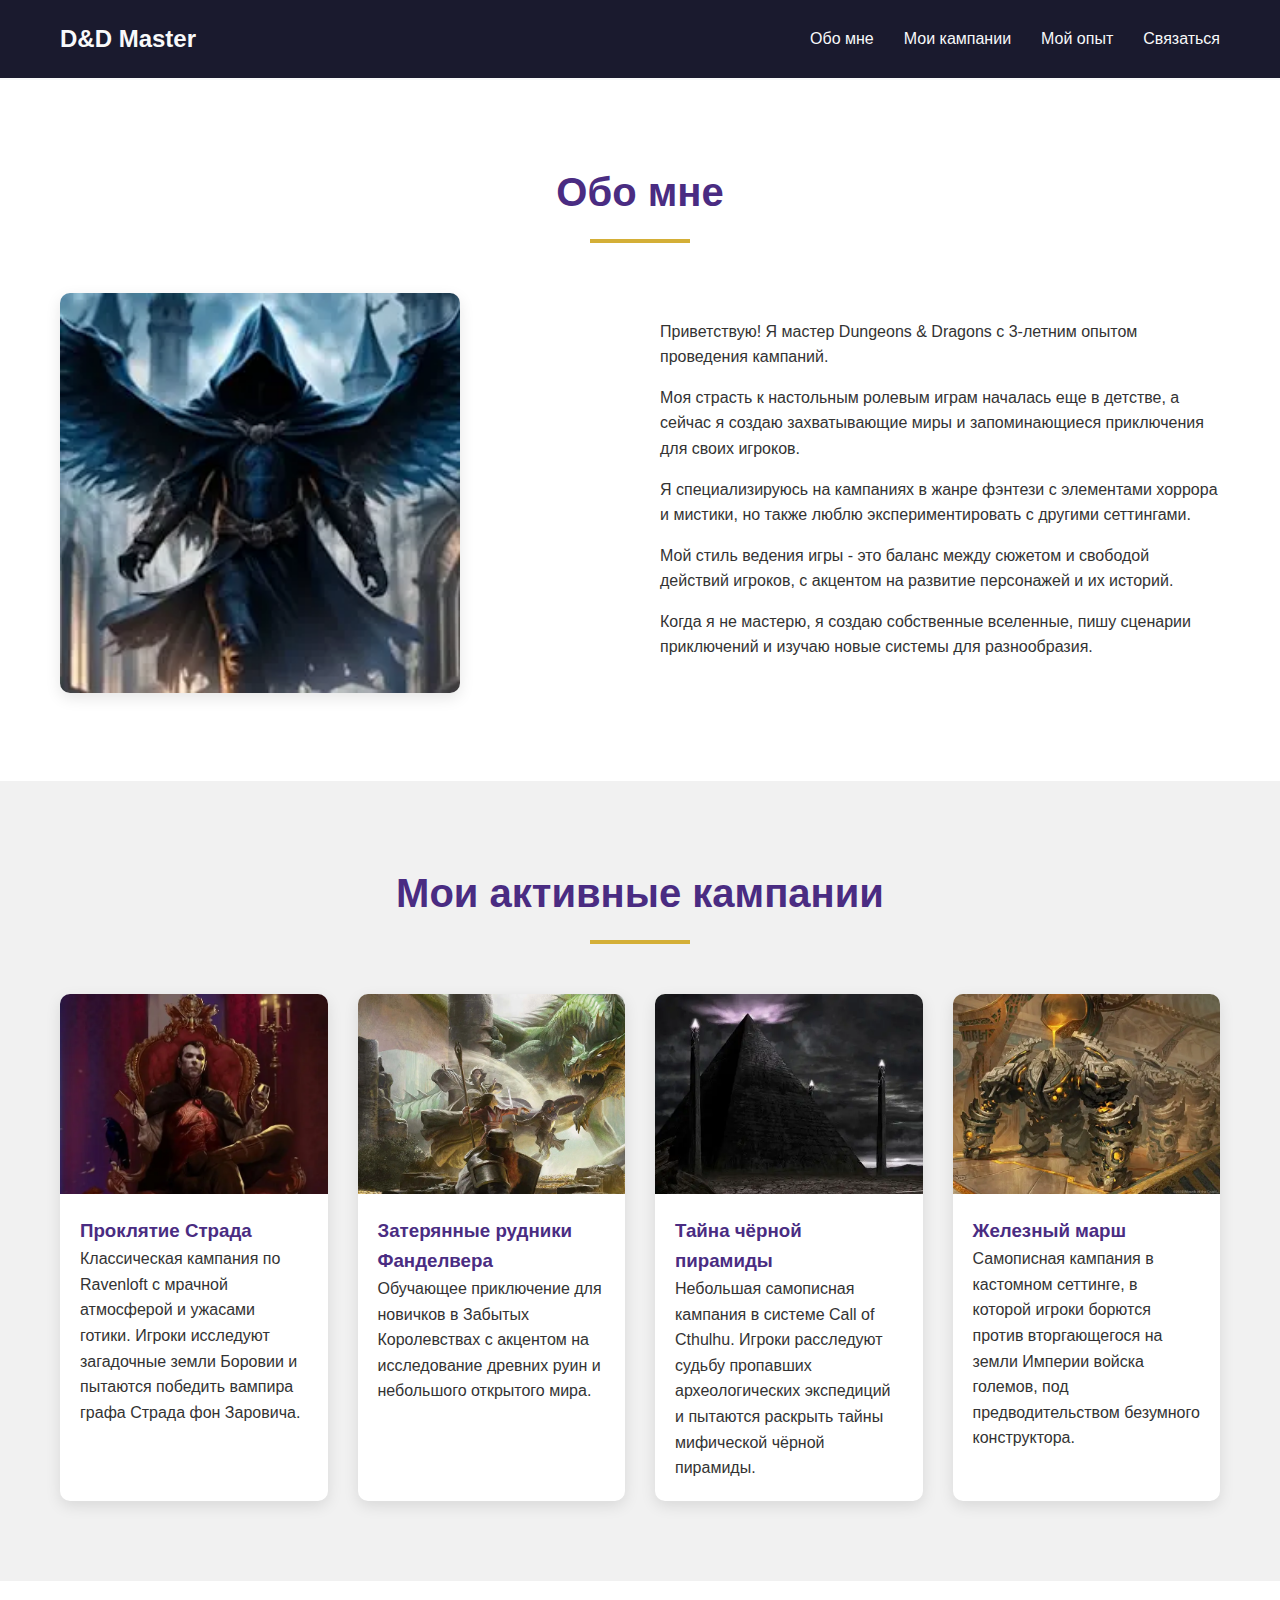
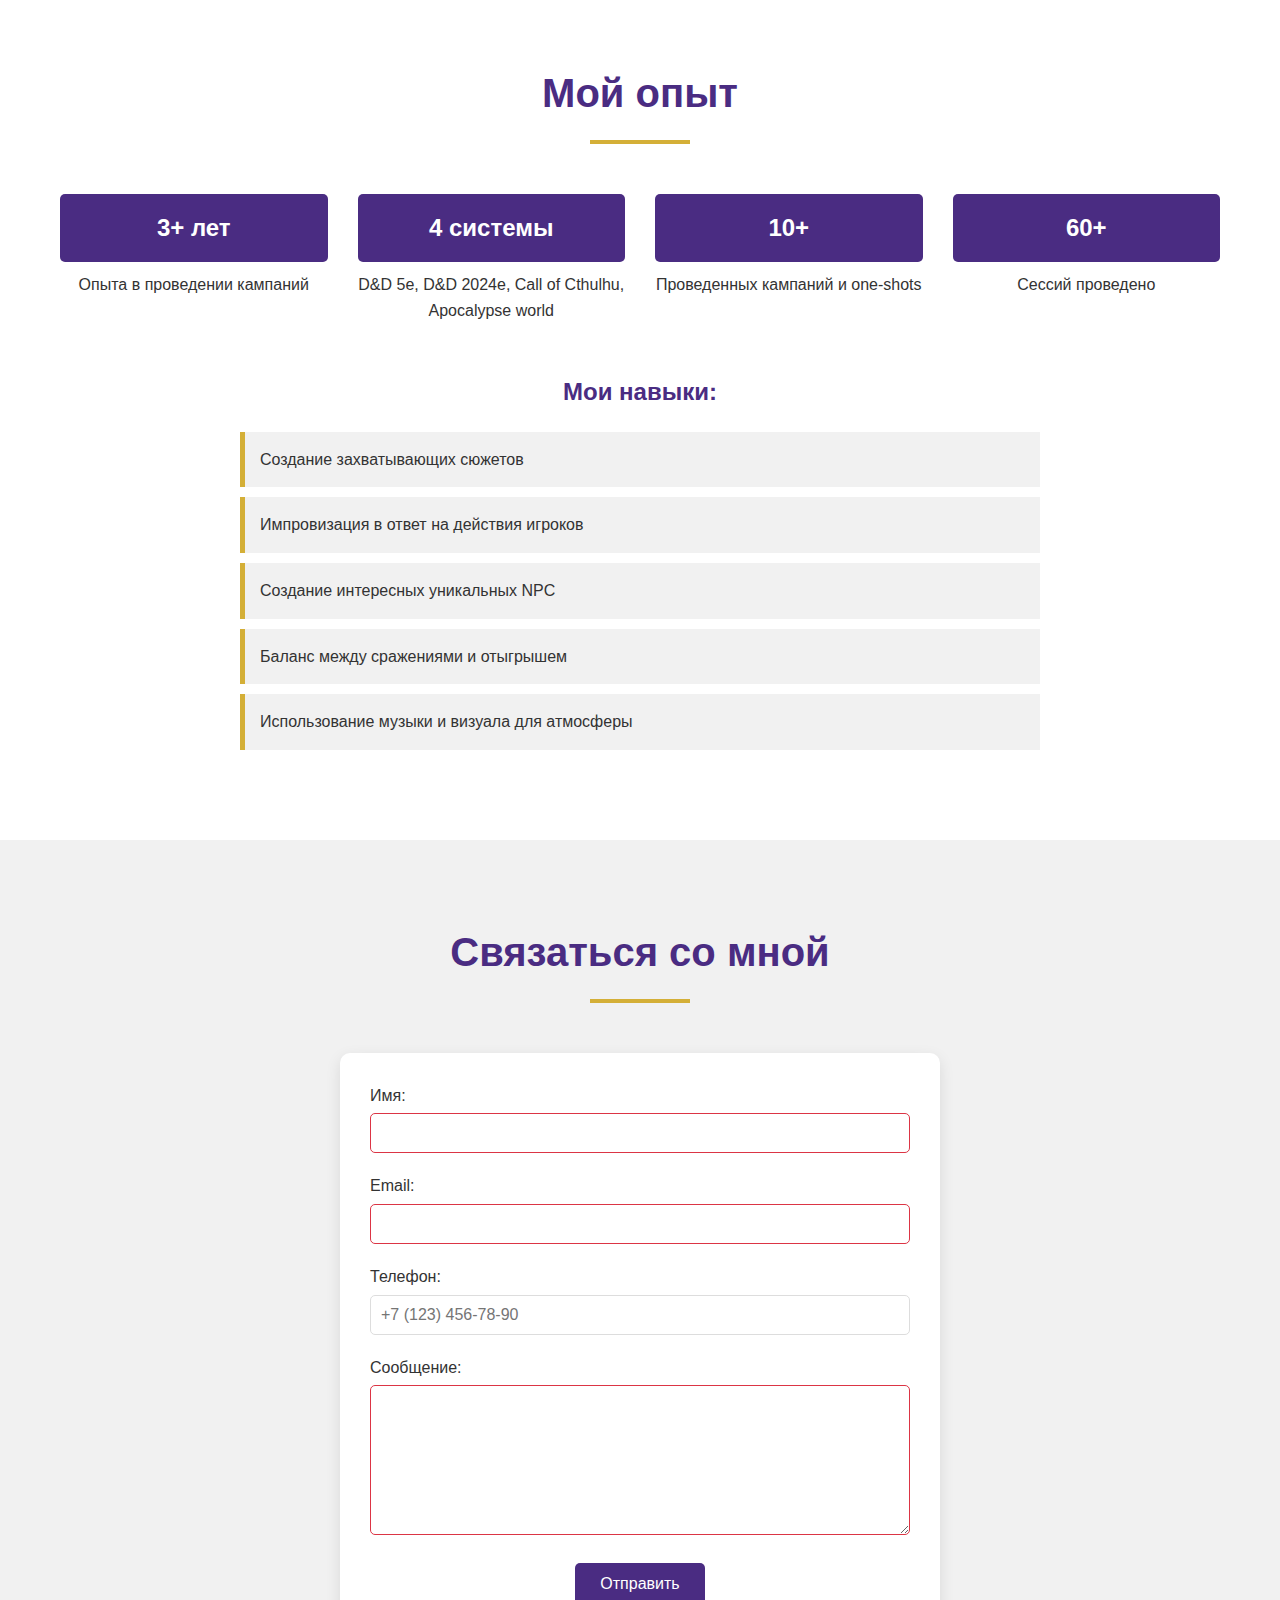
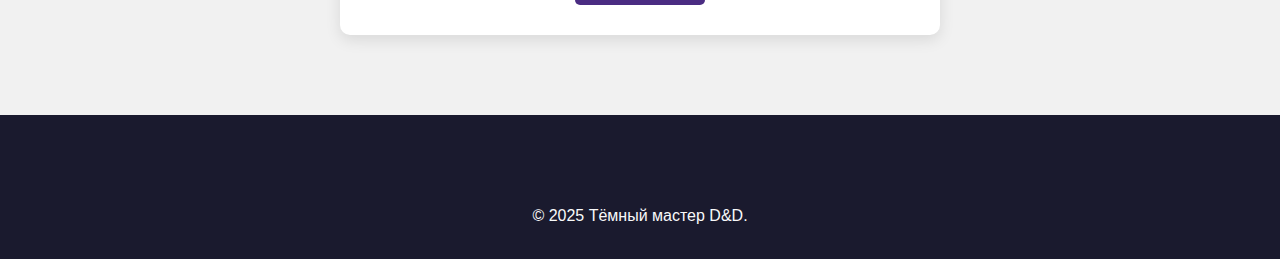
<file: index.html>
<!DOCTYPE html>
<html lang="ru">
<head>
    <meta charset="UTF-8">
    <meta name="viewport" content="width=device-width, initial-scale=1.0">
    <title>Портфолио тёмного мастера D&D</title>
    <link rel="stylesheet" href="assets/css/style.css">
</head>
<body>
    <header class="header">
        <div class="container">
            <nav class="nav">
                <a href="#top" class="logo">D&D Master</a>
                <input type="checkbox" id="mobile-menu-toggle" class="mobile-menu-toggle">
                <label for="mobile-menu-toggle" class="mobile-menu-btn">☰</label>
                <ul class="nav-list">
                    <li><a href="#about">Обо мне</a></li>
                    <li><a href="#campaigns">Мои кампании</a></li>
                    <li><a href="#experience">Мой опыт</a></li>
                    <li><a href="#contact">Связаться</a></li>
                </ul>
            </nav>
        </div>
    </header>

    <main id="top">
        <section id="about" class="section about-section">
            <div class="container">
                <h1 class="section-title">Обо мне</h1>
                <div class="about-content">
                    <div class="about-image">
                        <img src="assets/img/photo.webp" class="profile-img">
                    </div>
                    <div class="about-text">
                        <p>Приветствую! Я мастер Dungeons & Dragons с 3-летним опытом проведения кампаний.</p>
                        <p>Моя страсть к настольным ролевым играм началась еще в детстве, а сейчас я создаю захватывающие миры и запоминающиеся приключения для своих игроков.</p>
                        <p>Я специализируюсь на кампаниях в жанре фэнтези с элементами хоррора и мистики, но также люблю экспериментировать с другими сеттингами.</p>
                        <p>Мой стиль ведения игры - это баланс между сюжетом и свободой действий игроков, с акцентом на развитие персонажей и их историй.</p>
                        <p>Когда я не мастерю, я создаю собственные вселенные, пишу сценарии приключений и изучаю новые системы для разнообразия.</p>
                    </div>
                </div>
            </div>
        </section>

        <section id="campaigns" class="section campaigns-section">
            <div class="container">
                <h2 class="section-title">Мои активные кампании</h2>
                <div class="campaigns-grid">
                    <div class="campaign-card">
                        <img src="assets/img/curse_of_strad.webp" class="campaign-img">
                        <h3>Проклятие Страда</h3>
                        <p>Классическая кампания по Ravenloft с мрачной атмосферой и ужасами готики. Игроки исследуют загадочные земли Боровии и пытаются победить вампира графа Страда фон Заровича.</p>
                    </div>
                    <div class="campaign-card">
                        <img src="assets/img/mines_of_phandelver.webp" class="campaign-img">
                        <h3>Затерянные рудники Фанделвера</h3>
                        <p>Обучающее приключение для новичков в Забытых Королевствах с акцентом на исследование древних руин и 
                        небольшого открытого мира.</p>
                    </div>
                    <div class="campaign-card">
                        <img src="assets/img/black_piramid.webp" class="campaign-img">
                        <h3>Тайна чёрной пирамиды</h3>
                        <p>Небольшая самописная кампания в системе Call of Cthulhu. Игроки расследуют судьбу пропавших археологических
                        экспедиций и пытаются раскрыть тайны мифической чёрной пирамиды.</p>
                    </div>
                    <div class="campaign-card">
                        <img src="assets/img/iron_march.webp" class="campaign-img">
                        <h3>Железный марш</h3>
                        <p>Самописная кампания в кастомном сеттинге, в которой игроки борются против вторгающегося на земли Империи
                        войска големов, под предводительством безумного конструктора.</p>
                    </div>
                </div>
            </div>
        </section>

        <section id="experience" class="section experience-section">
            <div class="container">
                <h2 class="section-title">Мой опыт</h2>
                <div class="experience-content">
                    <div class="experience-item">
                        <div class="experience-bar">3+ лет</div>
                        <p>Опыта в проведении кампаний</p>
                    </div>
                    <div class="experience-item">
                        <div class="experience-bar">4 системы</div>
                        <p>D&D 5e, D&D 2024e, Call of Cthulhu, Apocalypse world</p>
                    </div>
                    <div class="experience-item">
                        <div class="experience-bar">10+</div>
                        <p>Проведенных кампаний и one-shots</p>
                    </div>
                    <div class="experience-item">
                        <div class="experience-bar">60+</div>
                        <p>Сессий проведено</p>
                    </div>
                </div>
                <div class="skills">
                    <h3>Мои навыки:</h3>
                    <ul class="skills-list">
                        <li>Создание захватывающих сюжетов</li>
                        <li>Импровизация в ответ на действия игроков</li>
                        <li>Создание интересных уникальных NPC</li>
                        <li>Баланс между сражениями и отыгрышем</li>
                        <li>Использование музыки и визуала для атмосферы</li>
                    </ul>
                </div>
            </div>
        </section>

        <section id="contact" class="section contact-section">
            <div class="container">
                <h2 class="section-title">Связаться со мной</h2>
                <form class="contact-form" id="contactForm" action="#" method="post">
                    <div class="form-group">
                        <label for="name">Имя:</label>
                        <input type="text" id="name" name="name" required minlength="2" title="Имя должно содержать минимум 2 символа">
                    </div>
                    <div class="form-group">
                        <label for="email">Email:</label>
                        <input type="email" id="email" name="email" required title="Пожалуйста, введите корректный email">
                    </div>
                    <div class="form-group">
                        <label for="phone">Телефон:</label>
                        <input type="tel" id="phone" name="phone" pattern="[\+]\d{1}\s[\(]\d{3}[\)]\s\d{3}[\-]\d{2}[\-]\d{2}" placeholder="+7 (123) 456-78-90" title="Формат: +7 (123) 456-78-90">
                    </div>
                    <div class="form-group">
                        <label for="message">Сообщение:</label>
                        <textarea id="message" name="message" required minlength="10" title="Сообщение должно содержать минимум 10 символов"></textarea>
                    </div>
                    <button type="submit" class="submit-btn">Отправить</button>
                </form>
            </div>
        </section>
    </main>

    <footer class="footer">
        <div class="container">
            <div class="social-links">
                <a href="https://vk.com/id592525299" aria-label="VK"><i class="fab fa-vk"></i></a>
                <a href="https://t.me/+nEmX8hc0dotjNTZi" aria-label="Telegram"><i class="fab fa-telegram"></i></a>
                <a href="https://discord.gg/YcTpfvRR" aria-label="Discord"><i class="fab fa-discord"></i></a>
            </div>
            <p>&copy; 2025 Тёмный мастер D&D.</p>
        </div>
    </footer>
</body>
</html>
</file>
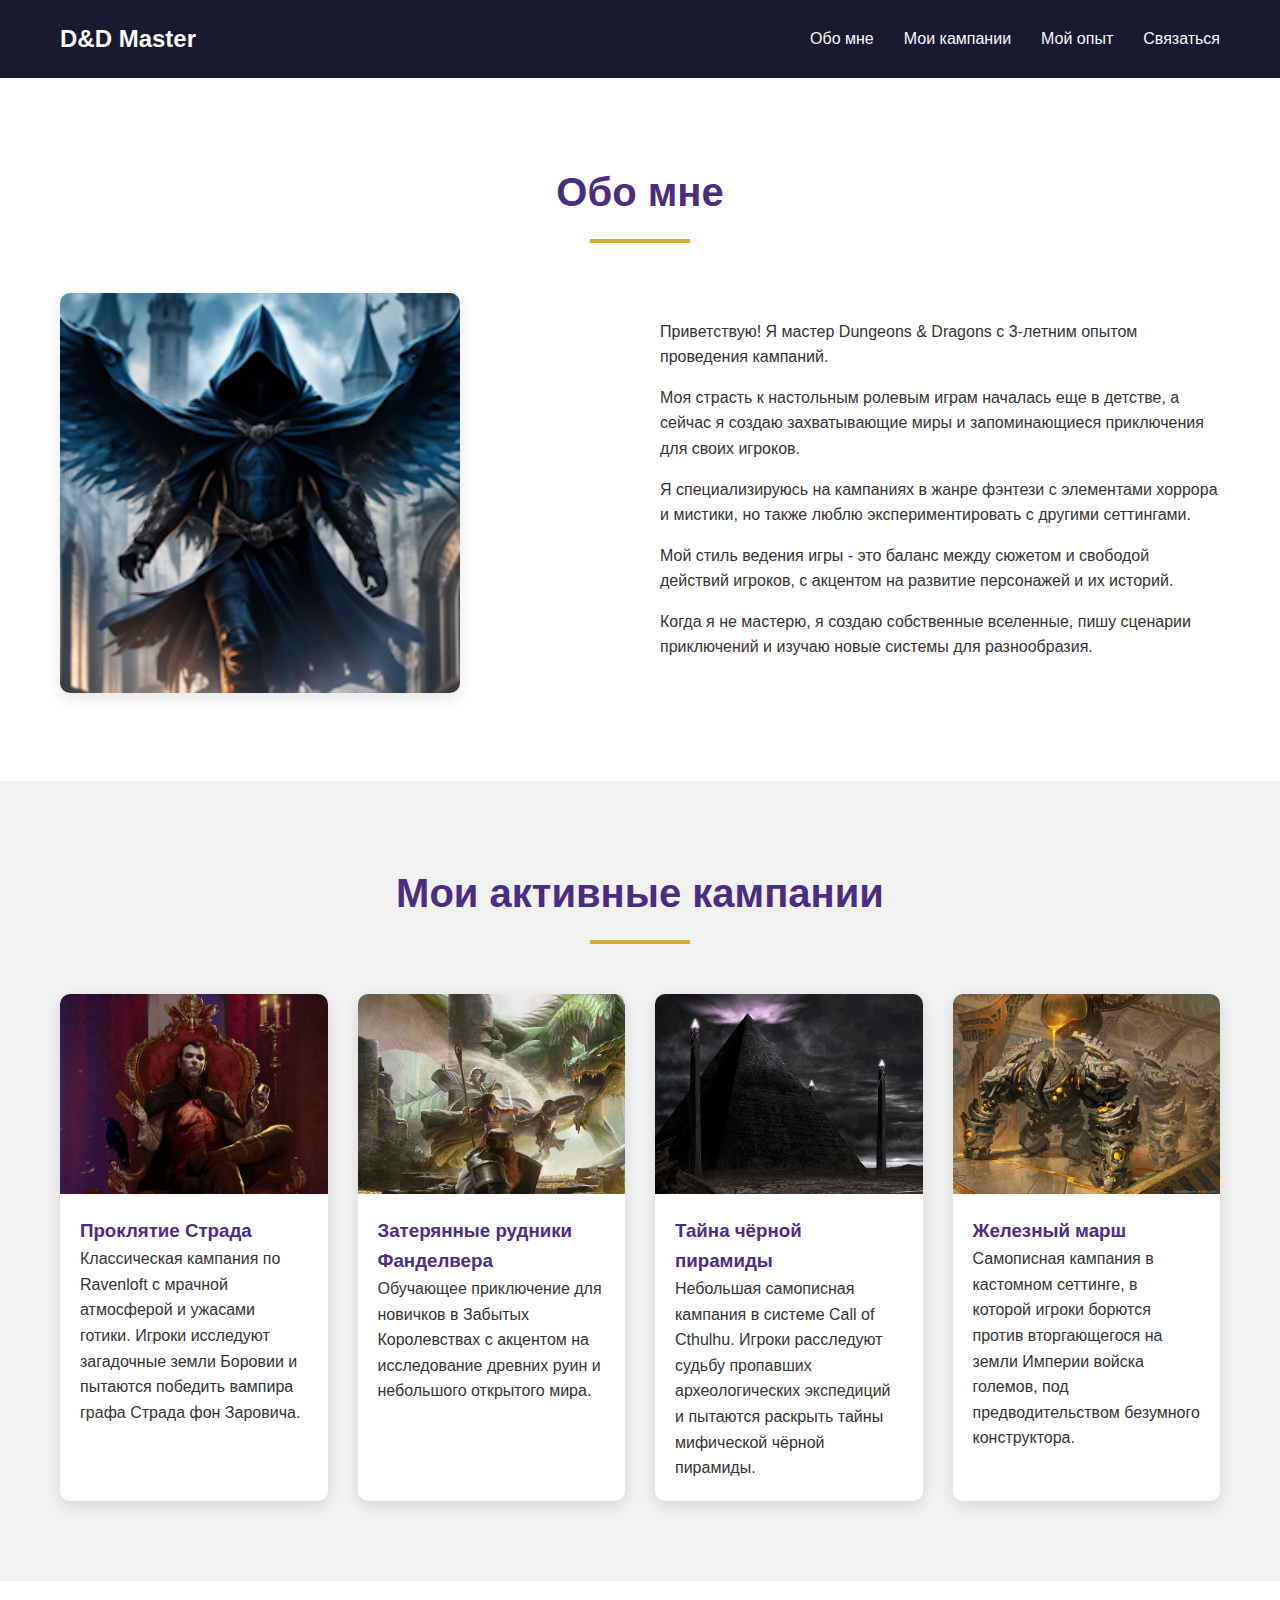
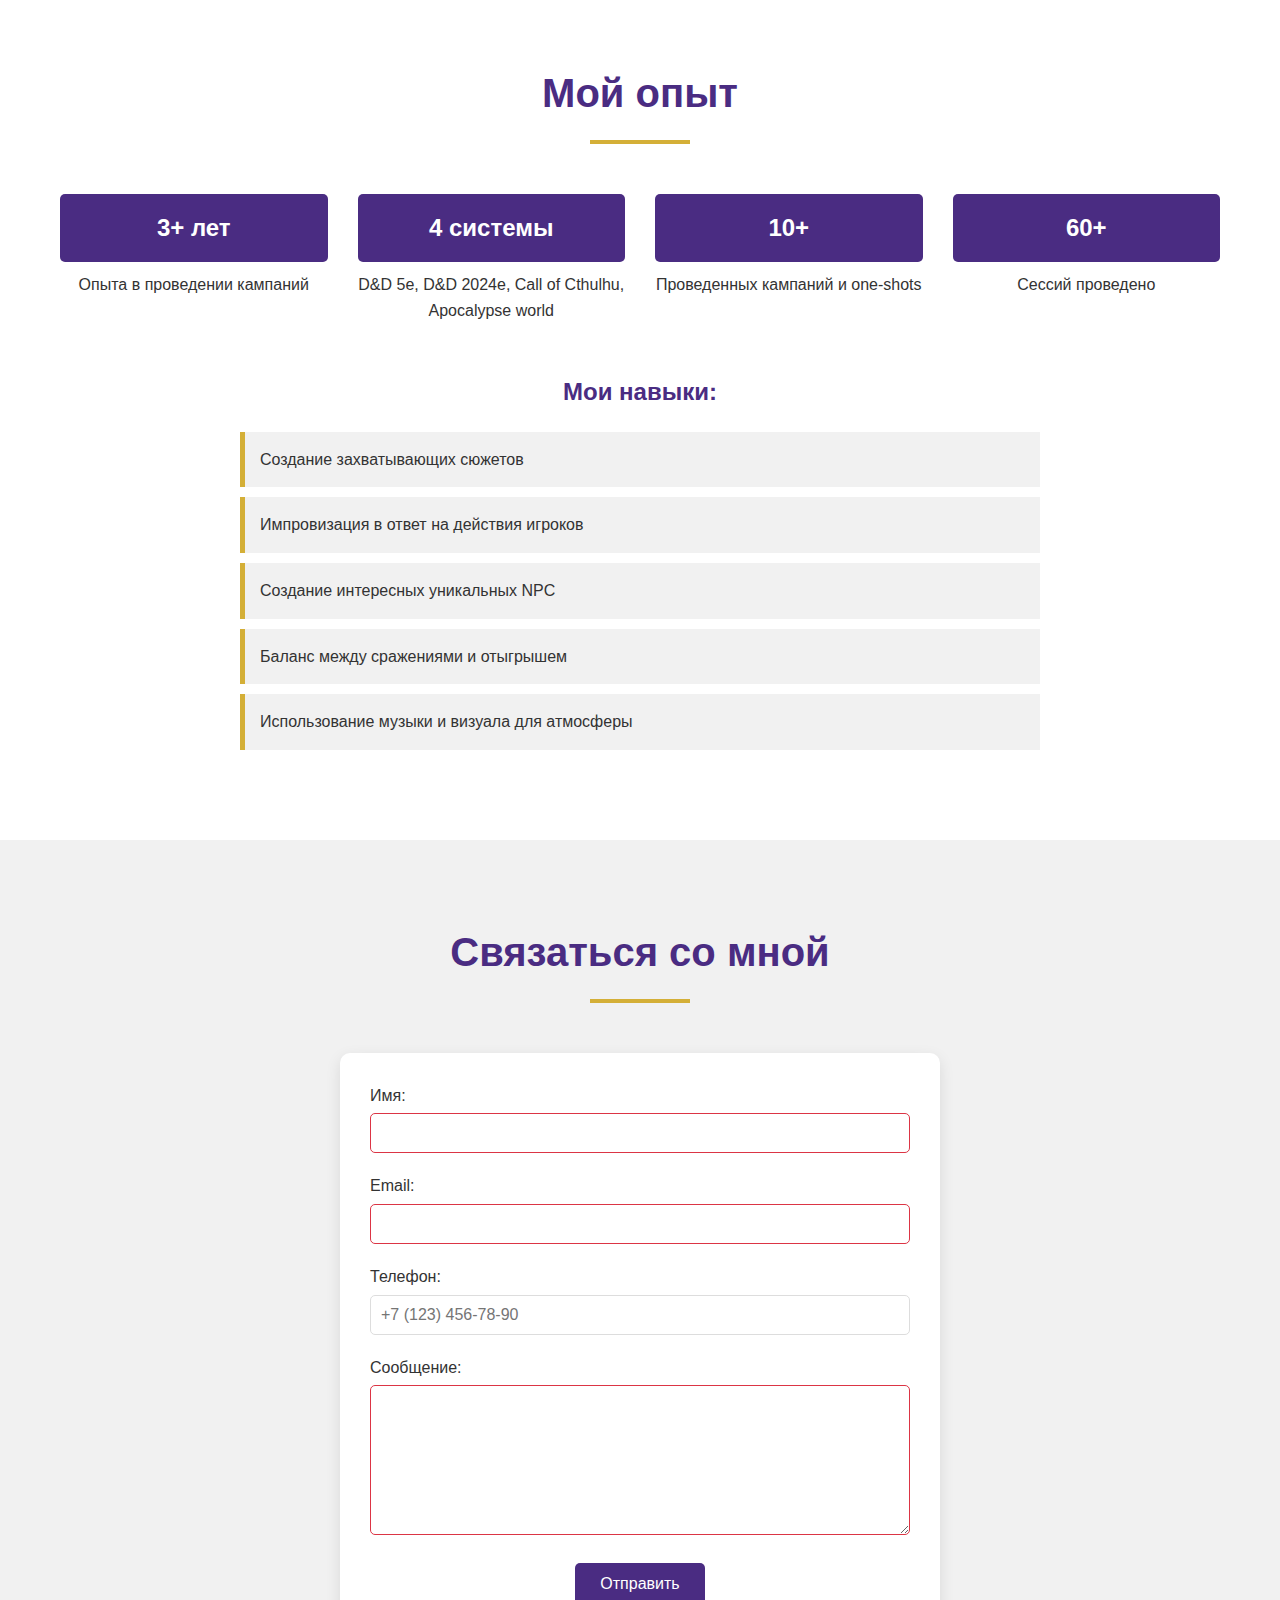
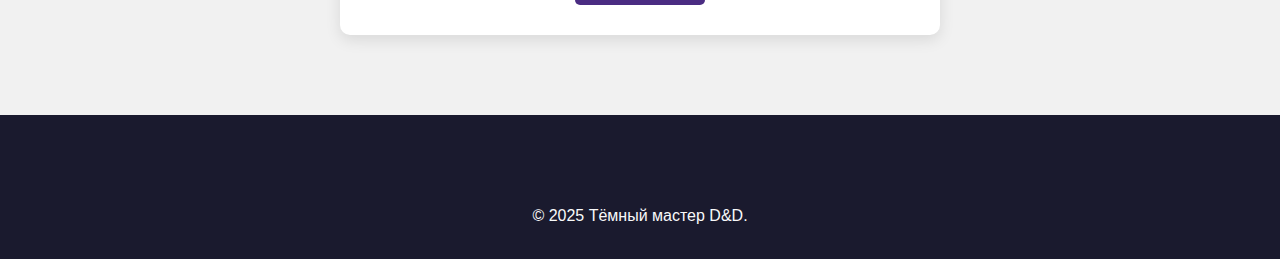
<file: main_page.html>
<!DOCTYPE html>
<html lang="ru">
<head>
    <meta charset="UTF-8">
    <meta name="viewport" content="width=device-width, initial-scale=1.0">
    <title>Портфолио тёмного мастера D&D</title>
    <link rel="stylesheet" href="assets/css/style.css">
</head>
<body>
    <header class="header">
        <div class="container">
            <nav class="nav">
                <a href="#top" class="logo">D&D Master</a>
                <input type="checkbox" id="mobile-menu-toggle" class="mobile-menu-toggle">
                <label for="mobile-menu-toggle" class="mobile-menu-btn">☰</label>
                <ul class="nav-list">
                    <li><a href="#about">Обо мне</a></li>
                    <li><a href="#campaigns">Мои кампании</a></li>
                    <li><a href="#experience">Мой опыт</a></li>
                    <li><a href="#contact">Связаться</a></li>
                </ul>
            </nav>
        </div>
    </header>

    <main id="top">
        <section id="about" class="section about-section">
            <div class="container">
                <h1 class="section-title">Обо мне</h1>
                <div class="about-content">
                    <div class="about-image">
                        <img src="assets/img/photo.png" class="profile-img">
                    </div>
                    <div class="about-text">
                        <p>Приветствую! Я мастер Dungeons & Dragons с 3-летним опытом проведения кампаний.</p>
                        <p>Моя страсть к настольным ролевым играм началась еще в детстве, а сейчас я создаю захватывающие миры и запоминающиеся приключения для своих игроков.</p>
                        <p>Я специализируюсь на кампаниях в жанре фэнтези с элементами хоррора и мистики, но также люблю экспериментировать с другими сеттингами.</p>
                        <p>Мой стиль ведения игры - это баланс между сюжетом и свободой действий игроков, с акцентом на развитие персонажей и их историй.</p>
                        <p>Когда я не мастерю, я создаю собственные вселенные, пишу сценарии приключений и изучаю новые системы для разнообразия.</p>
                    </div>
                </div>
            </div>
        </section>

        <section id="campaigns" class="section campaigns-section">
            <div class="container">
                <h2 class="section-title">Мои активные кампании</h2>
                <div class="campaigns-grid">
                    <div class="campaign-card">
                        <img src="assets/img/curse_of_strad.png" class="campaign-img">
                        <h3>Проклятие Страда</h3>
                        <p>Классическая кампания по Ravenloft с мрачной атмосферой и ужасами готики. Игроки исследуют загадочные земли Боровии и пытаются победить вампира графа Страда фон Заровича.</p>
                    </div>
                    <div class="campaign-card">
                        <img src="assets/img/mines_of_phandelver.png" class="campaign-img">
                        <h3>Затерянные рудники Фанделвера</h3>
                        <p>Обучающее приключение для новичков в Забытых Королевствах с акцентом на исследование древних руин и 
                        небольшого открытого мира.</p>
                    </div>
                    <div class="campaign-card">
                        <img src="assets/img/black_piramid.png" class="campaign-img">
                        <h3>Тайна чёрной пирамиды</h3>
                        <p>Небольшая самописная кампания в системе Call of Cthulhu. Игроки расследуют судьбу пропавших археологических
                        экспедиций и пытаются раскрыть тайны мифической чёрной пирамиды.</p>
                    </div>
                    <div class="campaign-card">
                        <img src="assets/img/iron_march.jpg" class="campaign-img">
                        <h3>Железный марш</h3>
                        <p>Самописная кампания в кастомном сеттинге, в которой игроки борются против вторгающегося на земли Империи
                        войска големов, под предводительством безумного конструктора.</p>
                    </div>
                </div>
            </div>
        </section>

        <section id="experience" class="section experience-section">
            <div class="container">
                <h2 class="section-title">Мой опыт</h2>
                <div class="experience-content">
                    <div class="experience-item">
                        <div class="experience-bar">3+ лет</div>
                        <p>Опыта в проведении кампаний</p>
                    </div>
                    <div class="experience-item">
                        <div class="experience-bar">4 системы</div>
                        <p>D&D 5e, D&D 2024e, Call of Cthulhu, Apocalypse world</p>
                    </div>
                    <div class="experience-item">
                        <div class="experience-bar">10+</div>
                        <p>Проведенных кампаний и one-shots</p>
                    </div>
                    <div class="experience-item">
                        <div class="experience-bar">60+</div>
                        <p>Сессий проведено</p>
                    </div>
                </div>
                <div class="skills">
                    <h3>Мои навыки:</h3>
                    <ul class="skills-list">
                        <li>Создание захватывающих сюжетов</li>
                        <li>Импровизация в ответ на действия игроков</li>
                        <li>Создание интересных уникальных NPC</li>
                        <li>Баланс между сражениями и отыгрышем</li>
                        <li>Использование музыки и визуала для атмосферы</li>
                    </ul>
                </div>
            </div>
        </section>

        <section id="contact" class="section contact-section">
            <div class="container">
                <h2 class="section-title">Связаться со мной</h2>
                <form class="contact-form" id="contactForm" action="#" method="post">
                    <div class="form-group">
                        <label for="name">Имя:</label>
                        <input type="text" id="name" name="name" required minlength="2" title="Имя должно содержать минимум 2 символа">
                    </div>
                    <div class="form-group">
                        <label for="email">Email:</label>
                        <input type="email" id="email" name="email" required title="Пожалуйста, введите корректный email">
                    </div>
                    <div class="form-group">
                        <label for="phone">Телефон:</label>
                        <input type="tel" id="phone" name="phone" pattern="[\+]\d{1}\s[\(]\d{3}[\)]\s\d{3}[\-]\d{2}[\-]\d{2}" placeholder="+7 (123) 456-78-90" title="Формат: +7 (123) 456-78-90">
                    </div>
                    <div class="form-group">
                        <label for="message">Сообщение:</label>
                        <textarea id="message" name="message" required minlength="10" title="Сообщение должно содержать минимум 10 символов"></textarea>
                    </div>
                    <button type="submit" class="submit-btn">Отправить</button>
                </form>
            </div>
        </section>
    </main>

    <footer class="footer">
        <div class="container">
            <div class="social-links">
                <a href="https://vk.com/id592525299" aria-label="VK"><i class="fab fa-vk"></i></a>
                <a href="https://t.me/+nEmX8hc0dotjNTZi" aria-label="Telegram"><i class="fab fa-telegram"></i></a>
                <a href="https://discord.gg/YcTpfvRR" aria-label="Discord"><i class="fab fa-discord"></i></a>
            </div>
            <p>&copy; 2025 Тёмный мастер D&D.</p>
        </div>
    </footer>
</body>
</html>
</file>
<file: assets/css/style.css>
/* Общие стили */
:root {
    --primary-color: #4a2c82;
    --secondary-color: #d4af37;
    --dark-color: #1a1a2e;
    --light-color: #f8f9fa;
    --text-color: #333;
    --text-light: #f8f9fa;
    --error-color: #dc3545;
}

* {
    margin: 0;
    padding: 0;
    box-sizing: border-box;
}

html {
    scroll-behavior: smooth;
}

body {
    font-family: 'Segoe UI', sans-serif;
    line-height: 1.6;
    color: var(--text-color);
    background-color: var(--light-color);
}

.container {
    width: 100%;
    max-width: 1200px;
    margin: 0 auto;
    padding: 0 20px;
}

.section {
    padding: 80px 0;
}

.section-title {
    text-align: center;
    margin-bottom: 50px;
    font-size: 2.5rem;
    color: var(--primary-color);
    position: relative;
}

.section-title::after {
    content: '';
    display: block;
    width: 100px;
    height: 4px;
    background: var(--secondary-color);
    margin: 15px auto;
}

.header {
    background-color: var(--dark-color);
    color: var(--text-light);
    position: fixed;
    width: 100%;
    top: 0;
    z-index: 1000;
}

.nav {
    display: flex;
    justify-content: space-between;
    align-items: center;
    padding: 20px 0;
    position: relative;
}

.logo {
    font-size: 1.5rem;
    font-weight: bold;
    color: var(--text-light);
    text-decoration: none;
}

.nav-list {
    display: flex;
    list-style: none;
}

.nav-list li {
    margin-left: 30px;
}

.nav-list a {
    color: var(--text-light);
    text-decoration: none;
    font-weight: 500;
    transition: color 0.3s;
}

.nav-list a:hover {
    color: var(--secondary-color);
}

.mobile-menu-btn {
    display: none;
    background: none;
    border: none;
    color: var(--text-light);
    font-size: 1.5rem;
    cursor: pointer;
}

.mobile-menu-toggle {
    display: none;
}

.about-section {
    background-color: #fff;
    margin-top: 80px;
}

.about-content {
    display: flex;
    align-items: center;
    gap: 40px;
}

.about-image {
    flex: 1;
}

.profile-img {
    width: 100%;
    max-width: 400px;
    border-radius: 10px;
    box-shadow: 0 5px 15px rgba(0, 0, 0, 0.1);
}

.about-text {
    flex: 1;
}

.about-text p {
    margin-bottom: 15px;
}

.campaigns-section {
    background-color: #f1f1f1;
}

.campaigns-grid {
    display: grid;
    grid-template-columns: repeat(auto-fit, minmax(250px, 1fr));
    gap: 30px;
}

.campaign-card {
    background: #fff;
    border-radius: 10px;
    overflow: hidden;
    box-shadow: 0 5px 15px rgba(0, 0, 0, 0.1);
    transition: transform 0.3s;
}

.campaign-card:hover {
    transform: translateY(-10px);
}

.campaign-img {
    width: 100%;
    height: 200px;
    object-fit: cover;
}

.campaign-card h3 {
    padding: 15px 20px 0;
    color: var(--primary-color);
}

.campaign-card p {
    padding: 0 20px 20px;
}

.experience-section {
    background-color: #fff;
}

.experience-content {
    display: grid;
    grid-template-columns: repeat(auto-fit, minmax(200px, 1fr));
    gap: 30px;
    margin-bottom: 50px;
}

.experience-item {
    text-align: center;
}

.experience-bar {
    background-color: var(--primary-color);
    color: white;
    padding: 15px;
    font-size: 1.5rem;
    font-weight: bold;
    border-radius: 5px;
    margin-bottom: 10px;
}

.skills {
    max-width: 800px;
    margin: 0 auto;
}

.skills h3 {
    text-align: center;
    margin-bottom: 20px;
    font-size: 1.5rem;
    color: var(--primary-color);
}

.skills-list {
    list-style-type: none;
}

.skills-list li {
    background-color: #f1f1f1;
    margin-bottom: 10px;
    padding: 15px;
    border-left: 5px solid var(--secondary-color);
}

.contact-section {
    background-color: #f1f1f1;
}

.contact-form {
    max-width: 600px;
    margin: 0 auto;
    background: #fff;
    padding: 30px;
    border-radius: 10px;
    box-shadow: 0 5px 15px rgba(0, 0, 0, 0.1);
}

.form-group {
    margin-bottom: 20px;
}

.form-group label {
    display: block;
    margin-bottom: 5px;
    font-weight: 500;
}

.form-group input,
.form-group textarea {
    width: 100%;
    padding: 10px;
    border: 1px solid #ddd;
    border-radius: 5px;
    font-family: inherit;
    font-size: 1rem;
}

.form-group textarea {
    min-height: 150px;
    resize: vertical;
}

.form-group input:invalid,
.form-group textarea:invalid {
    border-color: var(--error-color);
}

.form-group input:focus:invalid,
.form-group textarea:focus:invalid {
    outline: none;
}

.submit-btn {
    background-color: var(--primary-color);
    color: white;
    border: none;
    padding: 12px 25px;
    font-size: 1rem;
    border-radius: 5px;
    cursor: pointer;
    transition: background-color 0.3s;
    display: block;
    margin: 0 auto;
}

.submit-btn:hover {
    background-color: #3a2168;
}

/* Подвал */
.footer {
    background-color: var(--dark-color);
    color: var(--text-light);
    text-align: center;
    padding: 30px 0;
}

.social-links {
    margin-bottom: 20px;
}

.social-links a {
    color: var(--text-light);
    font-size: 1.5rem;
    margin: 0 15px;
    transition: color 0.3s;
}

.social-links a:hover {
    color: var(--secondary-color);
}

@media (max-width: 768px) {
    .mobile-menu-btn {
        display: block;
    }
    
    .mobile-menu-toggle:checked ~ .nav-list {
        display: flex;
    }
    
    .nav-list {
        display: none;
        flex-direction: column;
        position: absolute;
        top: 100%;
        left: 0;
        width: 100%;
        background-color: var(--dark-color);
        padding: 20px 0;
    }

    .nav-list li {
        margin: 10px 0;
        text-align: center;
    }

    .about-content {
        flex-direction: column;
    }

    .profile-img {
        max-width: 100%;
    }

    .section {
        padding: 60px 0;
    }

    .section-title {
        font-size: 2rem;
    }
}

@media (max-width: 425px) {
    .section {
        padding: 40px 0;
    }

    .section-title {
        font-size: 1.8rem;
    }
}
</file>
